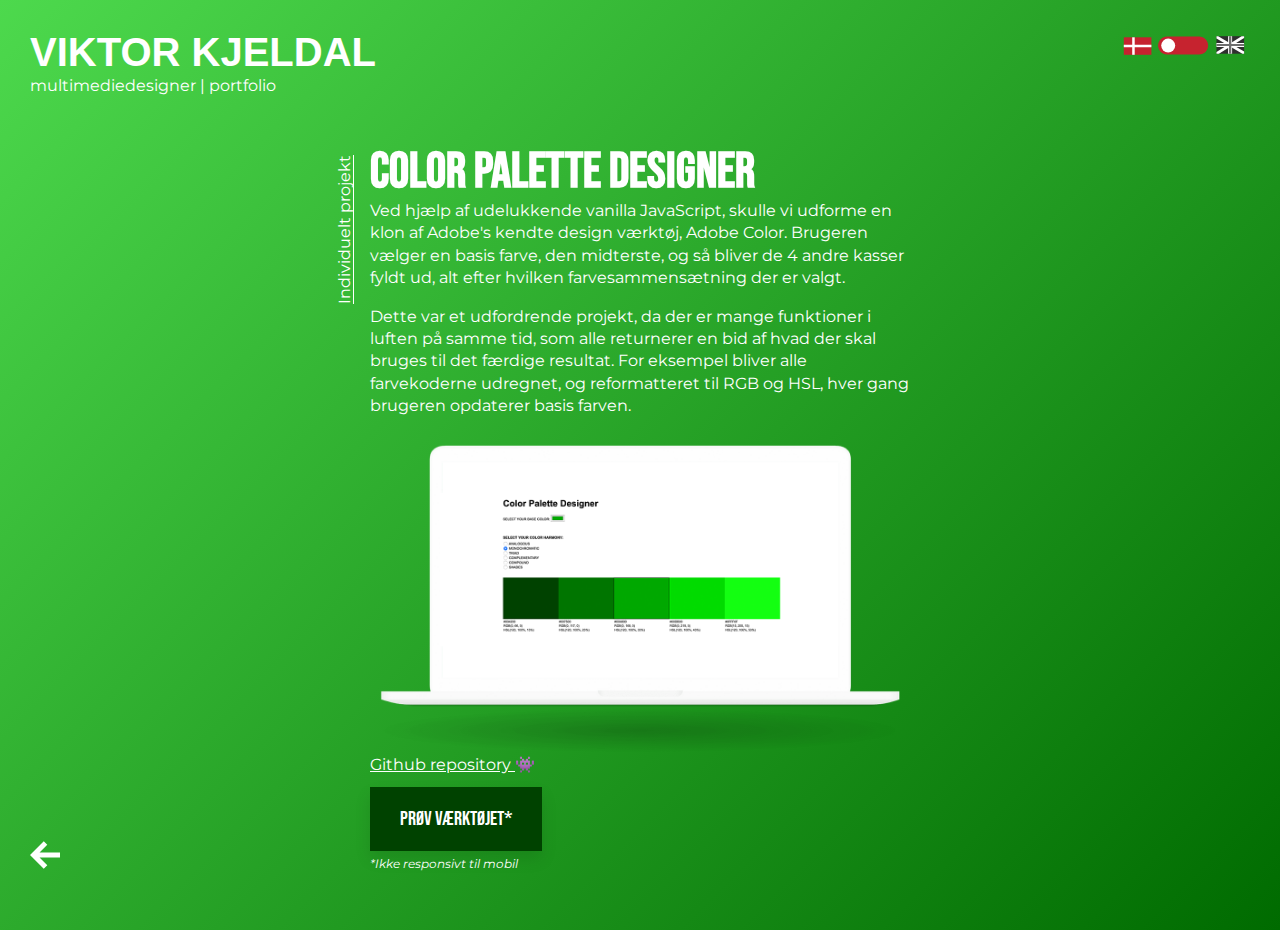
<file: projects/color-palette.html>
<!DOCTYPE html>
<html lang="da">

<head>
    <!-- Global site tag (gtag.js) - Google Analytics -->
    <script async src="https://www.googletagmanager.com/gtag/js?id=UA-138507972-1"></script>
    <script>
        window.dataLayer = window.dataLayer || [];

        function gtag() {
            dataLayer.push(arguments);
        }
        gtag('js', new Date());

        gtag('config', 'UA-138507972-1');
    </script>

    <meta charset="utf-8">
    <meta name="viewport" content="width=device-width, initial-scale=1.0">

    <link rel="stylesheet" href="../css/style.css">
    <link href="https://fonts.googleapis.com/css?family=Bebas+Neue|Montserrat&display=swap" rel="stylesheet">

    <!-- SEO -->
    <title>Project | Color Palette Designer</title>
    <meta name="description"
        content="I'm Viktor, I'm studying multimedia design, I like coding and frontend design, this is my portfolio. This project is a JavaScript color palette designer.">
    <meta name="og:title" property="og:title" content="Project | Københavns Gokart Bane">
    <meta property="og:type" content="website">
    <meta property="og:url" content="https://viktorkjeldal.dk/projects/color-palette.html">
    <meta property="og:image" content="assets/colorpalette-single.png">
    <link rel="canonical" href="https://viktorkjeldal.dk/projects/color-palette.html">

    <!-- FAVICON -->
    <link rel="apple-touch-icon" sizes="180x180" href="../assets/favicon/apple-touch-icon.png">
    <link rel="icon" type="image/png" sizes="32x32" href="../assets/favicon/favicon-32x32.png">
    <link rel="icon" type="image/png" sizes="16x16" href="../assets/favicon/favicon-16x16.png">
    <link rel="manifest" href="../assets/favicon/site.webmanifest">
    <link rel="mask-icon" href="../assets/favicon/safari-pinned-tab.svg" color="#5bbad5">
    <meta name="msapplication-TileColor" content="#da532c">
    <meta name="theme-color" content="#ffffff">
</head>

<body id="colorpalette" class="project_body">
    <header>
        <a href="https://viktorkjeldal.dk/">
            <div>
                <h1>VIKTOR KJELDAL</h1>
                <p>multimediadesign student</p>
            </div>
        </a>
        <div id="switch">

        </div>
    </header>
    <main>
        <section class="project_wrap">
            <article class="project_content">
                <h1>COLOR PALETTE DESIGNER</h1>
                <p class="small"></p>
                <p></p>
                <p></p>
                <figure class="mobile_img">
                    <img src="../assets/colorpalette-single.png" alt="">
                </figure>
                <a href="https://github.com/vikt5485/colorPalette" target="_blank">Github
                    repository </a><span>👾</span><br><br>
                <a href="https://vikt5485.github.io/colorPalette/" target="_blank" class="button"></a>
                <p></p>
            </article>
            <div class="arrows">
                <a href="plastik-helvede.html">
                    <div class="prev">
                        <img src="../assets/left-arrow.svg" alt="">
                    </div>
                </a>
            </div>
        </section>
    </main>
    <footer>
        <a href="plastik-helvede.html">
            <div class="prev">
                <img src="../assets/left-arrow.svg" alt="">
            </div>
        </a>
    </footer>
    <script src="../js/main.js"></script>
    <script src="../js/colorpalette.js"></script>
</body>

</html>
</file>
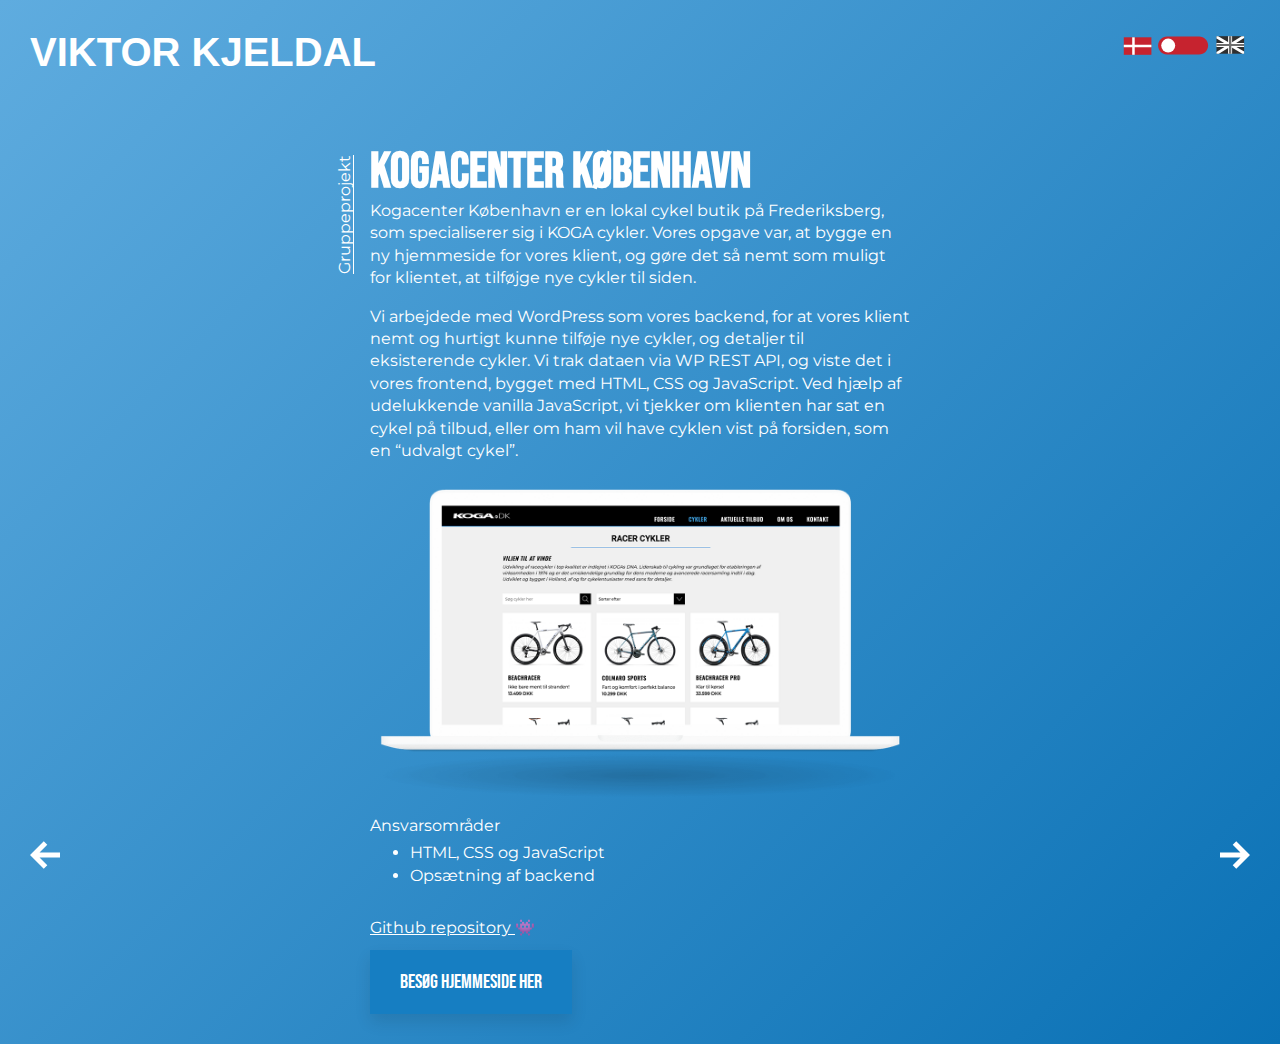
<file: projects/koga-kbh.html>
<!DOCTYPE html>
<html lang="da">

<head>
    <!-- Global site tag (gtag.js) - Google Analytics -->
    <script async src="https://www.googletagmanager.com/gtag/js?id=UA-138507972-1"></script>
    <script>
        window.dataLayer = window.dataLayer || [];

        function gtag() {
            dataLayer.push(arguments);
        }
        gtag('js', new Date());

        gtag('config', 'UA-138507972-1');
    </script>

    <meta charset="utf-8">
    <meta name="viewport" content="width=device-width, initial-scale=1.0">

    <link rel="stylesheet" href="../css/style.css">
    <link href="https://fonts.googleapis.com/css?family=Bebas+Neue|Montserrat&display=swap" rel="stylesheet">

    <!-- SEO -->
    <title>Project | Kogacenter København</title>
    <meta name="description"
        content="I'm Viktor, I'm studying multimedia design, I like coding and frontend design, this is my portfolio. This project is a case I did for Kogacenter København.">
    <meta name="og:title" property="og:title" content="PROJECT | KOGACENTER KØBENHAVN">
    <meta property="og:type" content="website">
    <meta property="og:url" content="https://viktorkjeldal.dk/projects/koga-kbh.html">
    <meta property="og:image" content="assets/koga-com.png">
    <link rel="canonical" href="https://viktorkjeldal.dk/projects/koga-kbh.html">

    <!-- FAVICON -->
    <link rel="apple-touch-icon" sizes="180x180" href="../assets/favicon/apple-touch-icon.png">
    <link rel="icon" type="image/png" sizes="32x32" href="../assets/favicon/favicon-32x32.png">
    <link rel="icon" type="image/png" sizes="16x16" href="../assets/favicon/favicon-16x16.png">
    <link rel="manifest" href="../assets/favicon/site.webmanifest">
    <link rel="mask-icon" href="../assets/favicon/safari-pinned-tab.svg" color="#5bbad5">
    <meta name="msapplication-TileColor" content="#da532c">
    <meta name="theme-color" content="#ffffff">
</head>

<body id="kogakbh" class="project_body">
    <header>
        <a href="https://viktorkjeldal.dk/">
            <div>
                <h1>VIKTOR KJELDAL</h1>
                <p></p>
            </div>
        </a>
        <div id="switch">

        </div>
    </header>
    <main>
        <section class="project_wrap">
            <article class="project_content">
                <h1>KOGACENTER KØBENHAVN</h1>
                <p class="small"></p>
                <p></p>
                <p></p>
                <figure class="mobile_img">
                    <img src="../assets/koga-single.png" alt="">
                </figure>
                <p></p>
                <ul>
                    <li></li>
                    <li></li>
                </ul>
                <a href="https://github.com/vikt5485/kogacenter_cph" target="_blank">Github
                    repository </a><span>👾</span><br><br>
                <a href="https://viktorkjeldal.dk/kea/2sem/kogacenter_cph/index.html" target="_blank"
                    class="button"></a>
            </article>
            <div class="arrows">
                <a href="lisa-fosmark.html">
                    <div class="prev">
                        <img src="../assets/left-arrow.svg" alt="">
                    </div>
                </a>
                <a href="plastik-helvede.html">
                    <div class="next">
                        <img src="../assets/right-arrow.svg" alt="">
                    </div>
                </a>
            </div>
        </section>
    </main>
    <footer>
        <a href="lisa-fosmark.html">
            <div class="prev">
                <img src="../assets/left-arrow.svg" alt="">
            </div>
        </a>
        <a href="plastik-helvede.html">
            <div class="next">
                <img src="../assets/right-arrow.svg" alt="">
            </div>
        </a>
    </footer>
    <script src="../js/main.js"></script>
    <script src="../js/koga.js"></script>
</body>

</html>
</file>
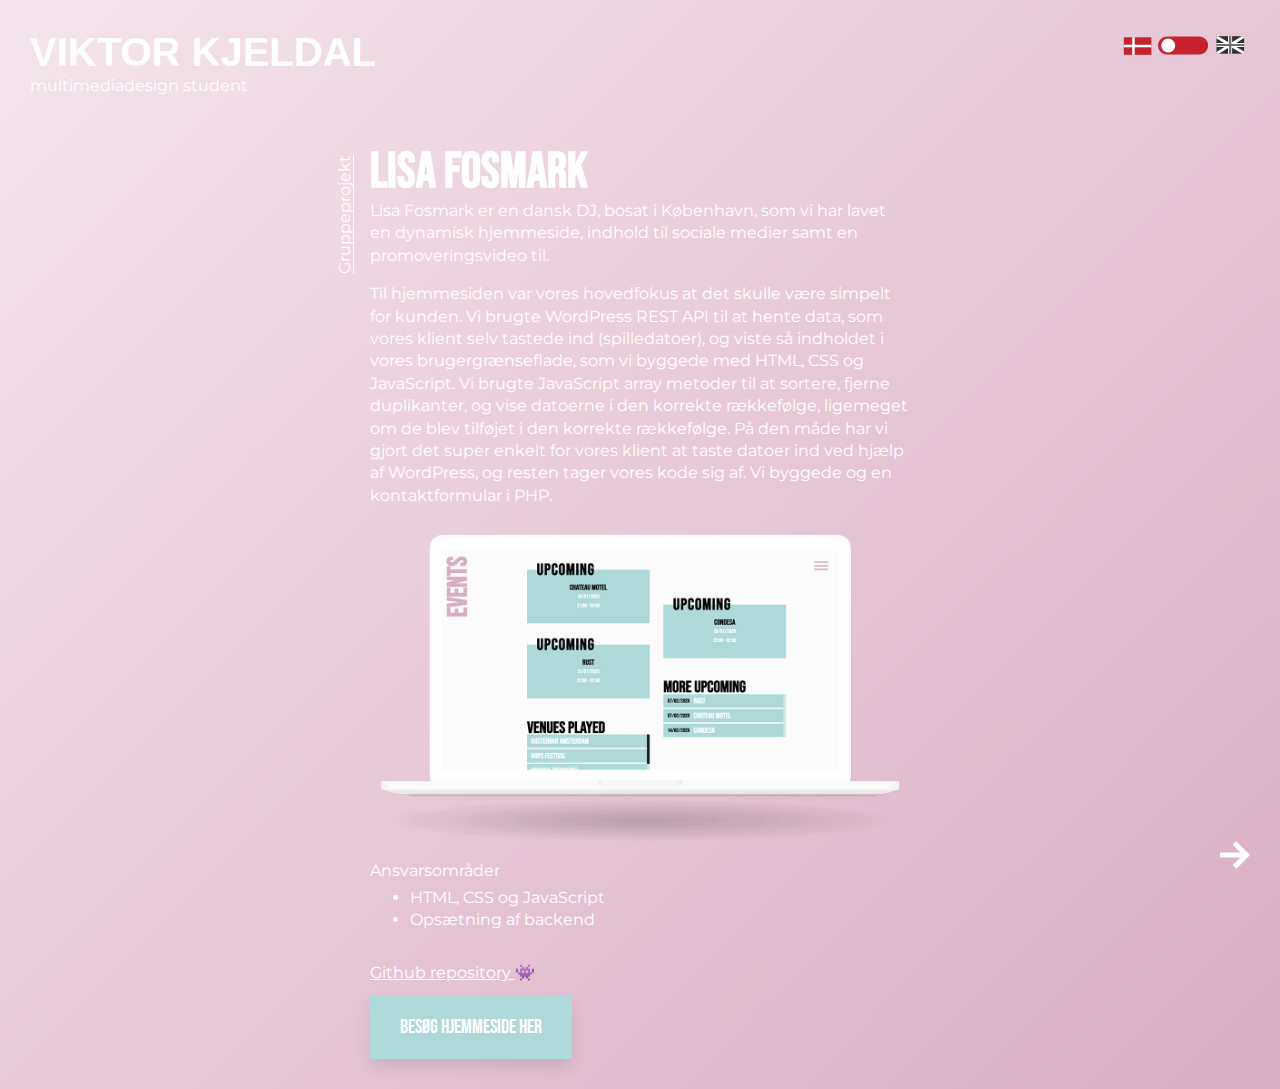
<file: projects/lisa-fosmark.html>
<!DOCTYPE html>
<html lang="da">

<head>
    <!-- Global site tag (gtag.js) - Google Analytics -->
    <script async src="https://www.googletagmanager.com/gtag/js?id=UA-138507972-1"></script>
    <script>
        window.dataLayer = window.dataLayer || [];

        function gtag() {
            dataLayer.push(arguments);
        }
        gtag('js', new Date());

        gtag('config', 'UA-138507972-1');
    </script>

    <meta charset="utf-8">
    <meta name="viewport" content="width=device-width, initial-scale=1.0">

    <link rel="stylesheet" href="../css/style.css">
    <link href="https://fonts.googleapis.com/css?family=Bebas+Neue|Montserrat&display=swap" rel="stylesheet">

    <!-- SEO -->
    <title>Project | Lisa Fosmark</title>
    <meta name="description"
        content="I'm Viktor, I'm studying multimedia design, I like coding and frontend design, this is my portfolio. This project is a case I did for Lisa Fosmark.">
    <meta name="og:title" property="og:title" content="Project | Lisa Fosmark">
    <meta property="og:type" content="website">
    <meta property="og:url" content="https://viktorkjeldal.dk/projects/lisa-fosmark.html">
    <meta property="og:image" content="assets/lisa-com.png">
    <link rel="canonical" href="https://viktorkjeldal.dk/projects/lisa-fosmark.html">

    <!-- FAVICON -->
    <link rel="apple-touch-icon" sizes="180x180" href="../assets/favicon/apple-touch-icon.png">
    <link rel="icon" type="image/png" sizes="32x32" href="../assets/favicon/favicon-32x32.png">
    <link rel="icon" type="image/png" sizes="16x16" href="../assets/favicon/favicon-16x16.png">
    <link rel="manifest" href="../assets/favicon/site.webmanifest">
    <link rel="mask-icon" href="../assets/favicon/safari-pinned-tab.svg" color="#5bbad5">
    <meta name="msapplication-TileColor" content="#da532c">
    <meta name="theme-color" content="#ffffff">
</head>

<body id="lisafosmark" class="project_body">
    <header>
        <a href="https://viktorkjeldal.dk/">
            <div>
                <h1>VIKTOR KJELDAL</h1>
                <p>multimediadesign student</p>
            </div>
        </a>
        <div id="switch">

        </div>
    </header>
    <main>
        <section class="project_wrap">
            <article class="project_content">
                <h1>LISA FOSMARK</h1>
                <p class="small"></p>
                <p></p>
                <p></p>
                <figure>
                    <img src="../assets/lisa-single.png" alt="">
                </figure>
                <p></p>
                <ul>
                    <li></li>
                    <li></li>
                </ul>
                <a href="https://github.com/vikt5485/lisa-fosmark" target="_blank">Github
                    repository </a><span>👾</span><br><br>
                <a href="https://viktorkjeldal.dk/kea/2sem/lisafosmark/index.html" target="_blank" class="button"></a>
            </article>
            <div class="arrows">
                <a href="koga-kbh.html">
                    <div class="next">
                        <img src="../assets/right-arrow.svg" alt="">
                    </div>
                </a>
            </div>
        </section>
    </main>
    <footer>
        <a href="koga-kbh.html">
            <div class="next">
                <img src="../assets/right-arrow.svg" alt="">
            </div>
        </a>
    </footer>
    <script src="../js/main.js"></script>
    <script src="../js/lisa.js"></script>
</body>

</html>
</file>
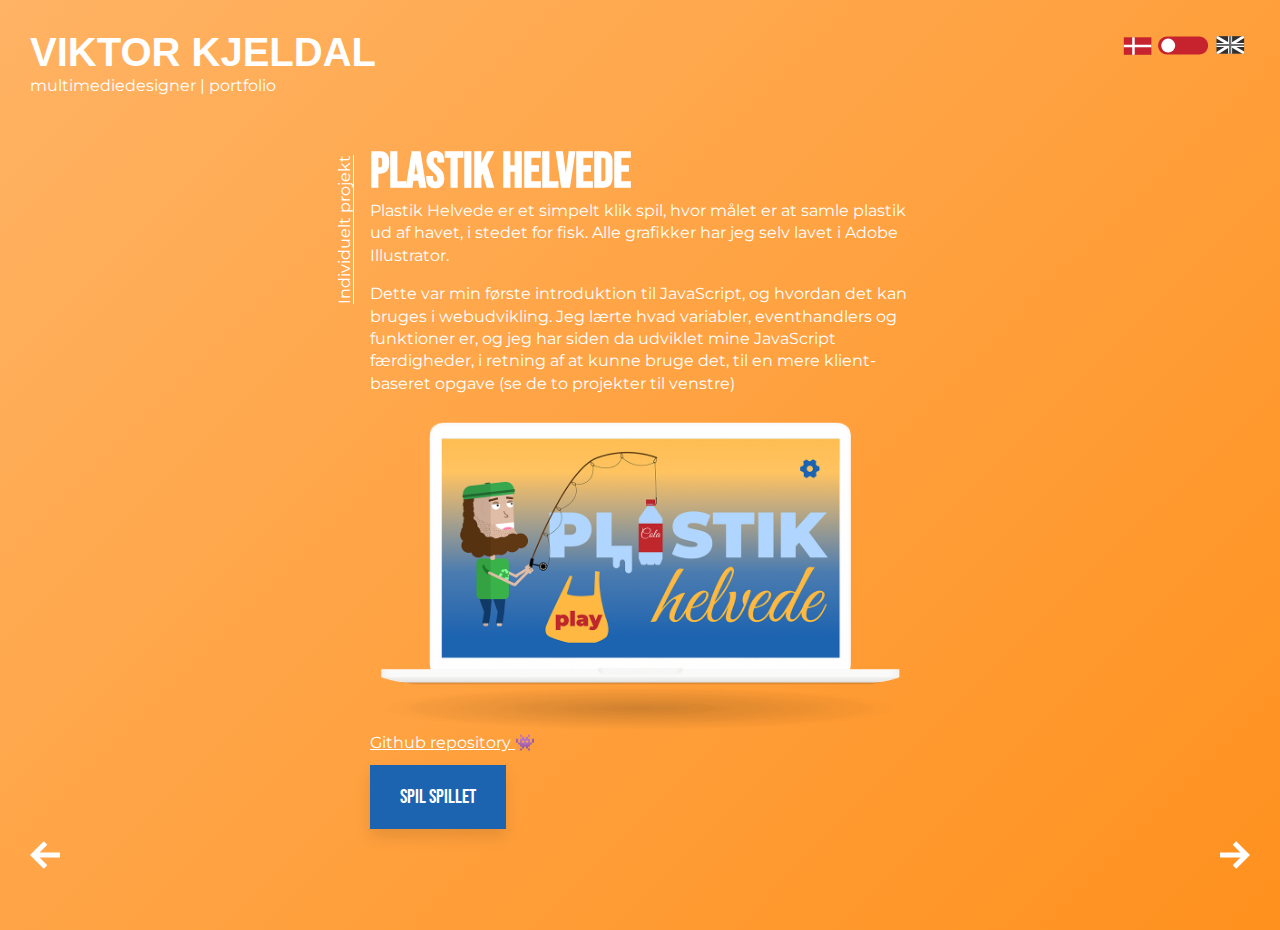
<file: projects/plastik-helvede.html>
<!DOCTYPE html>
<html lang="da">

<head>
    <!-- Global site tag (gtag.js) - Google Analytics -->
    <script async src="https://www.googletagmanager.com/gtag/js?id=UA-138507972-1"></script>
    <script>
        window.dataLayer = window.dataLayer || [];

        function gtag() {
            dataLayer.push(arguments);
        }
        gtag('js', new Date());

        gtag('config', 'UA-138507972-1');
    </script>

    <meta charset="utf-8">
    <meta name="viewport" content="width=device-width, initial-scale=1.0">

    <link rel="stylesheet" href="../css/style.css">
    <link href="https://fonts.googleapis.com/css?family=Bebas+Neue|Montserrat&display=swap" rel="stylesheet">

    <!-- SEO -->
    <title>Project | Plastik Helvede</title>
    <meta name="description"
        content="I'm Viktor, I'm studying multimedia design, I like coding and frontend design, this is my portfolio. This project is a simple click game called Plastik Helvede.">
    <meta name="og:title" property="og:title" content="Project | Plastik Helvede">
    <meta property="og:type" content="website">
    <meta property="og:url" content="https://viktorkjeldal.dk/projects/plastik-helvede.html">
    <meta property="og:image" content="assets/ani-com.png">
    <link rel="canonical" href="https://viktorkjeldal.dk/projects/plastik-helvede.html">

    <!-- FAVICON -->
    <link rel="apple-touch-icon" sizes="180x180" href="../assets/favicon/apple-touch-icon.png">
    <link rel="icon" type="image/png" sizes="32x32" href="../assets/favicon/favicon-32x32.png">
    <link rel="icon" type="image/png" sizes="16x16" href="../assets/favicon/favicon-16x16.png">
    <link rel="manifest" href="../assets/favicon/site.webmanifest">
    <link rel="mask-icon" href="../assets/favicon/safari-pinned-tab.svg" color="#5bbad5">
    <meta name="msapplication-TileColor" content="#da532c">
    <meta name="theme-color" content="#ffffff">
</head>

<body id="plastikhelvede" class="project_body">
    <header>
        <a href="https://viktorkjeldal.dk/">
            <div>
                <h1>VIKTOR KJELDAL</h1>
                <p>multimediadesign student</p>
            </div>
        </a>
        <div id="switch">

        </div>
    </header>
    <main>
        <section class="project_wrap">
            <article class="project_content">
                <h1>PLASTIK HELVEDE</h1>
                <p class="small"></p>
                <p></p>
                <p></p>
                <figure class="mobile_img">
                    <img src="../assets/ani-single.png" alt="">
                </figure>
                <a href="https://github.com/vikt5485/plastik-helvede" target="_blank">Github
                    repository </a><span>👾</span><br><br>
                <a href="https://viktorkjeldal.dk/kea/1sem/plastik-helvede/index.html" target="_blank"
                    class="button"></a>
            </article>
            <div class="arrows">
                <a href="koga-kbh.html">
                    <div class="prev">
                        <img src="../assets/left-arrow.svg" alt="">
                    </div>
                </a>
                <a href="color-palette.html">
                    <div class="next">
                        <img src="../assets/right-arrow.svg" alt="">
                    </div>
                </a>
            </div>
        </section>
    </main>
    <footer>
        <a href="koga-kbh.html">
            <div class="prev">
                <img src="../assets/left-arrow.svg" alt="">
            </div>
        </a>
        <a href="color-palette.html">
            <div class="next">
                <img src="../assets/right-arrow.svg" alt="">
            </div>
        </a>
    </footer>
    <script src="../js/main.js"></script>
    <script src="../js/plastic.js"></script>
</body>

</html>
</file>
<file: css/style.css>
* {
  -webkit-box-sizing: border-box;
          box-sizing: border-box;
  scroll-behavior: smooth;
}

@font-face {
  font-family: "Kessel105W00-Heavy";
  src: url("https://db.onlinewebfonts.com/t/a4e24046589265a6c5f9cacbf95f8519.eot");
  /* IE9*/
  src: url("https://db.onlinewebfonts.com/t/a4e24046589265a6c5f9cacbf95f8519.eot?#iefix") format("embedded-opentype"), url("https://db.onlinewebfonts.com/t/a4e24046589265a6c5f9cacbf95f8519.woff2") format("woff2"), url("https://db.onlinewebfonts.com/t/a4e24046589265a6c5f9cacbf95f8519.woff") format("woff"), url("https://db.onlinewebfonts.com/t/a4e24046589265a6c5f9cacbf95f8519.ttf") format("truetype"), url("https://db.onlinewebfonts.com/t/a4e24046589265a6c5f9cacbf95f8519.svg#Kessel105W00-Heavy") format("svg");
  /* iOS 4.1- */
}

html {
  font-size: 62.5%;
}

html figure {
  margin: 0;
  padding: 0;
}

body {
  margin: 0;
  background-color: black;
}

body h1 {
  font-size: 5rem;
  font-family: "Bebas Neue", sans-serif;
  margin: 0;
  color: white;
  letter-spacing: -3px;
}

@media (min-width: 500px) {
  body h1 {
    letter-spacing: 0px;
  }
}

body h2 {
  letter-spacing: -3px;
}

@media (min-width: 500px) {
  body h2 {
    letter-spacing: 0px;
  }
}

body p,
body ul > li,
body span {
  font-size: 1.6rem;
  font-family: "Montserrat", sans-serif;
  color: white;
  line-height: 1.4;
}

body header {
  height: 100vh;
  width: 100%;
  position: relative;
  top: 0;
  display: -webkit-box;
  display: -ms-flexbox;
  display: flex;
  -webkit-box-pack: center;
      -ms-flex-pack: center;
          justify-content: center;
  -webkit-box-align: center;
      -ms-flex-align: center;
          align-items: center;
}

body header a div {
  position: absolute;
  top: 30px;
  left: 30px;
  color: white;
}

body header a div h1 {
  font-family: "Kessel105W00-Heavy", sans-serif;
  font-size: 3rem;
  margin: 0;
}

@media (min-width: 800px) {
  body header a div h1 {
    font-size: 4rem;
  }
}

body header a div p {
  font-size: 1.6rem;
  margin: 0;
}

body header nav {
  display: -ms-grid;
  display: grid;
}

body header nav a {
  font-size: 8rem;
  text-align: center;
  text-decoration: none;
  font-family: "Bebas Neue", sans-serif;
  width: -webkit-fit-content;
  width: -moz-fit-content;
  width: fit-content;
  color: #02684C;
  -webkit-animation-duration: 3s;
          animation-duration: 3s;
  -webkit-animation-name: color_change;
          animation-name: color_change;
  -webkit-animation-iteration-count: infinite;
          animation-iteration-count: infinite;
  -webkit-animation-direction: alternate;
          animation-direction: alternate;
}

body header nav a:nth-child(2) {
  -webkit-animation-delay: 0.5s;
          animation-delay: 0.5s;
}

body header nav a:nth-child(3) {
  -webkit-animation-delay: 1s;
          animation-delay: 1s;
}

body header nav a:nth-child(4) {
  -webkit-animation-delay: 1.5s;
          animation-delay: 1.5s;
}

@-webkit-keyframes color_change {
  0% {
    color: #02684C;
  }
  100% {
    color: #3AB594;
  }
}

@keyframes color_change {
  0% {
    color: #02684C;
  }
  100% {
    color: #3AB594;
  }
}

body header nav a:hover {
  color: orange;
  -webkit-text-fill-color: transparent;
  -webkit-text-stroke-width: 1px;
  -webkit-text-stroke-color: orange;
}

@media (min-width: 800px) {
  body header nav {
    -webkit-transform: rotate(-90deg);
            transform: rotate(-90deg);
  }
  body header nav a {
    font-size: 15rem;
  }
}

body header #switch {
  position: absolute;
  top: 30px;
  right: 30px;
  width: 30px;
}

@media (min-width: 500px) {
  body header #switch {
    width: 130px;
  }
}

body header #switch #switcher {
  cursor: pointer;
  -webkit-transform: rotate(90deg) translateX(-5px) translateY(-31px);
          transform: rotate(90deg) translateX(-5px) translateY(-31px);
}

@media (min-width: 500px) {
  body header #switch #switcher {
    -webkit-transform: rotate(0) translateX(0) translateY(0);
            transform: rotate(0) translateX(0) translateY(0);
  }
}

body header #switch #danish {
  -webkit-transform: translateX(-3px);
          transform: translateX(-3px);
}

@media (min-width: 500px) {
  body header #switch #danish {
    -webkit-transform: translateX(0);
            transform: translateX(0);
  }
}

body header #switch #english {
  -webkit-transform: translateY(85px) translateX(-95px);
          transform: translateY(85px) translateX(-95px);
}

@media (min-width: 500px) {
  body header #switch #english {
    -webkit-transform: translateX(0) translateY(0);
            transform: translateX(0) translateY(0);
  }
}

body header .en #switcher #ball {
  -webkit-transform: translateX(30px);
          transform: translateX(30px);
}

body header .en #switcher #background path {
  fill: #1D257D;
}

body header .en #danish .st0 {
  fill: #686868;
}

body header .en #english rect.st2 {
  fill: #1D257D;
}

body header .en #english rect.st3 {
  fill: #D0252A;
}

body header .da #switcher #ball {
  -webkit-transform: translateX(0px);
          transform: translateX(0px);
}

body header .da #switcher #background path {
  fill: #C6232F;
}

body header .da #danish .st0 {
  fill: #C6232F;
}

body header .da #english rect.st2 {
  fill: #2f2f2f;
}

body header .da #english rect.st3 {
  fill: #6e6e6e;
}

body main #projects {
  display: -ms-grid;
  display: grid;
  -ms-flex-line-pack: center;
      align-content: center;
  justify-items: center;
  -ms-grid-columns: 1fr;
      grid-template-columns: 1fr;
  width: 100%;
  position: relative;
  grid-gap: 30px;
  max-width: 1200px;
  margin: 0 auto;
  padding: 0 30px;
}

@media (min-width: 800px) {
  body main #projects {
    -ms-grid-columns: (1fr)[2];
        grid-template-columns: repeat(2, 1fr);
  }
}

body main #projects h1 {
  position: absolute;
  top: 0;
  left: 30px;
}

body main #projects .project {
  width: 100%;
  height: 400px;
  background-color: #02684C;
  -webkit-transition: 0.3s all;
  transition: 0.3s all;
  display: -webkit-box;
  display: -ms-flexbox;
  display: flex;
  -webkit-box-pack: center;
      -ms-flex-pack: center;
          justify-content: center;
  position: relative;
  cursor: pointer;
}

body main #projects .project figure {
  margin: 0;
  padding: 0;
  display: -webkit-box;
  display: -ms-flexbox;
  display: flex;
  -webkit-box-pack: center;
      -ms-flex-pack: center;
          justify-content: center;
  margin: auto;
  max-width: 85%;
  height: initial;
}

body main #projects .project figure img {
  width: 100%;
  height: 100%;
}

body main #projects .project .overlay {
  position: absolute;
  top: 0;
  left: 0;
  width: 100%;
  height: 100%;
  opacity: 0;
  -webkit-transition: 0.4s all;
  transition: 0.4s all;
}

body main #projects .project .overlay_bg {
  position: absolute;
  top: 0;
  left: 0;
  width: 100%;
  height: 100%;
  opacity: 0.8;
}

body main #projects .project .overlay_content {
  position: absolute;
  top: 0;
  left: 0;
  width: 100%;
  height: 100%;
  opacity: 1;
  -webkit-transition: 0.4s all;
  transition: 0.4s all;
  z-index: 10;
  display: -webkit-box;
  display: -ms-flexbox;
  display: flex;
  -webkit-box-pack: center;
      -ms-flex-pack: center;
          justify-content: center;
  -webkit-box-align: center;
      -ms-flex-align: center;
          align-items: center;
  -webkit-box-orient: vertical;
  -webkit-box-direction: normal;
      -ms-flex-direction: column;
          flex-direction: column;
}

body main #projects .project .overlay_content h2 {
  color: white;
  font-size: 3rem;
  font-family: "Bebas Neue", sans-serif;
  margin: 0;
}

@media (min-width: 500px) {
  body main #projects .project .overlay_content h2 {
    font-size: 5rem;
  }
}

body main #projects .project .overlay_content p {
  color: white;
  font-size: 1.6rem;
  font-family: "Montserrat", sans-serif;
  margin: 0;
  text-align: center;
}

body main #projects .project .overlay:hover {
  opacity: 1;
}

body main #projects .project:hover {
  -webkit-transform: translateY(-10px);
          transform: translateY(-10px);
}

body main #projects .project_1 {
  background: linear-gradient(315deg, #0a71b5 0%, #d9adc3 0%, #f4e5ec 100%);
  margin-top: 75px;
}

body main #projects .project_1 .overlay .overlay_bg {
  background: linear-gradient(315deg, #0a71b5 0%, #d9adc3 0%, #f4e5ec 100%);
}

body main #projects .project_2 {
  background: linear-gradient(315deg, #0a71b5 0%, #0a71b5 0%, #5facdf 100%);
}

@media (min-width: 800px) {
  body main #projects .project_2 {
    margin-top: 75px;
  }
}

body main #projects .project_2 .overlay .overlay_bg {
  background: linear-gradient(315deg, #0a71b5 0%, #0a71b5 0%, #5facdf 100%);
}

body main #projects .project_3 {
  background: linear-gradient(315deg, #0a71b5 0%, #ff911e 0%, #ffb364 100%);
}

body main #projects .project_3 .overlay .overlay_bg {
  background: linear-gradient(315deg, #0a71b5 0%, #ff911e 0%, #ffb364 100%);
}

body main #projects .project_4 {
  background: linear-gradient(315deg, #006b00 0%, #4dd94d 100%);
}

body main #projects .project_4 .overlay .overlay_bg {
  background: linear-gradient(315deg, #006b00 0%, #4dd94d 100%);
}

body main #projects a:nth-child(2) {
  -ms-grid-column: 1;
  grid-column: 1;
}

body main #me {
  height: 1000px;
}

body main #about {
  padding: 30px;
  max-width: 800px;
  margin: auto;
  margin-top: 100px;
}

@media (min-width: 800px) {
  body main #about #about_wrap {
    display: -ms-grid;
    display: grid;
    -ms-grid-columns: 1fr 1fr;
        grid-template-columns: 1fr 1fr;
    grid-gap: 30px;
  }
}

body main #about #about_wrap div > p:nth-child(4) {
  margin-bottom: 0;
}

body main #about ul {
  margin-top: 5px;
  margin-bottom: 16px;
}

body main #about .button {
  padding: 20px 30px;
  font-family: "Bebas Neue", sans-serif;
  font-size: 2rem;
  color: white;
  text-decoration: none;
  display: inline-block;
  -webkit-box-shadow: 0px 8px 15px rgba(0, 0, 0, 0.1);
          box-shadow: 0px 8px 15px rgba(0, 0, 0, 0.1);
  -webkit-transition: 0.2s all;
  transition: 0.2s all;
  background-color: #02684C;
}

body main #about .button:hover {
  -webkit-transform: translateY(-3px);
          transform: translateY(-3px);
  color: white;
}

body main #about img {
  max-width: 400px;
  width: 100%;
  margin-top: 30px;
  -webkit-transition: 0.1s all;
  transition: 0.1s all;
  border-radius: 50%;
  -ms-flex-item-align: center;
      -ms-grid-row-align: center;
      align-self: center;
  border: 3px solid #02684C;
}

@media (min-width: 800px) {
  body main #about img {
    margin-top: 0;
  }
}

body main #about #contact {
  margin: 50px 0;
}

body main #about #contact h1 {
  margin-bottom: 16px;
}

body main #about #contact a {
  font-size: 1.6rem;
  font-family: "Montserrat", sans-serif;
  color: white;
  line-height: 1.4;
  margin-bottom: 30px;
}

body main #about #contact a #linkedin {
  margin-top: 1em;
  width: 65px;
  height: 65px;
  display: block;
  background-image: url(../social_media/linkedin_1.svg);
  background-size: 100%;
  -webkit-transition: 0.3s all;
  transition: 0.3s all;
}

body main #about #contact a #linkedin:hover {
  background-image: url(../social_media/linkedin_2.svg);
}

body main #about #contact a:hover {
  color: #02684C;
}

body #projects::-webkit-scrollbar {
  height: 0px;
}

.project_body {
  min-height: calc(100vh - 120px);
  height: 100%;
}

.project_body header {
  height: 120px;
  position: absolute;
}

@media (min-width: 1375px) {
  .project_body header {
    position: fixed;
  }
}

.project_body .project_wrap {
  padding: 0 30px;
  color: white;
  max-width: 600px;
  margin: 0 auto;
  margin-top: 150px;
}

.project_body .project_wrap h1 {
  font-size: 5rem;
  font-family: "Bebas Neue", sans-serif;
  margin: 0;
  line-height: 0.9;
}

.project_body .project_wrap p {
  font-size: 1.6rem;
  font-family: "Montserrat", sans-serif;
}

.project_body .project_wrap p:nth-child(3) {
  margin-top: 5px;
}

.project_body .project_wrap img {
  width: 100%;
}

.project_body .project_wrap .button {
  padding: 20px 30px;
  font-family: "Bebas Neue", sans-serif;
  font-size: 2rem;
  color: white;
  text-decoration: none;
  display: inline-block;
  -webkit-box-shadow: 0px 8px 15px rgba(0, 0, 0, 0.1);
          box-shadow: 0px 8px 15px rgba(0, 0, 0, 0.1);
  -webkit-transition: 0.2s all;
  transition: 0.2s all;
}

@media (min-width: 500px) {
  .project_body .project_wrap .button {
    margin-bottom: 30px;
  }
}

.project_body .project_wrap .button:hover {
  -webkit-transform: translateY(-3px);
          transform: translateY(-3px);
  color: white;
}

.project_body .project_wrap a {
  font-family: "Montserrat", sans-serif;
  font-size: 1.6rem;
  color: white;
}

.project_body .project_wrap .small {
  margin: 5px 0;
  font-size: 1.6rem;
  position: absolute;
  top: 150px;
  -webkit-writing-mode: vertical-rl;
      -ms-writing-mode: tb-rl;
          writing-mode: vertical-rl;
  -webkit-transform: rotate(180deg);
          transform: rotate(180deg);
  margin-left: -27px;
  text-decoration: underline;
}

@media (min-width: 500px) {
  .project_body .project_wrap .small {
    margin-left: -36px;
  }
}

.project_body .project_wrap p:nth-child(6) {
  margin-bottom: 0;
}

.project_body .project_wrap ul {
  margin-top: 5px;
  margin-bottom: 30px;
}

.project_body .project_wrap .arrows {
  display: -webkit-box;
  display: -ms-flexbox;
  display: flex;
  -webkit-box-pack: justify;
      -ms-flex-pack: justify;
          justify-content: space-between;
  margin: 30px 0;
  -ms-grid-column: 1;
  -ms-grid-column-span: 2;
  grid-column: 1/3;
}

.project_body .project_wrap .arrows a > div > img {
  width: 30px;
}

@media (min-width: 800px) {
  .project_body .project_wrap .arrows {
    display: none;
  }
}

footer {
  width: 100vw;
  position: absolute;
  bottom: 0;
  display: none;
}

@media (min-width: 800px) {
  footer {
    display: block;
  }
}

footer .prev,
footer .next {
  position: absolute;
  display: -webkit-box;
  display: -ms-flexbox;
  display: flex;
  bottom: 30px;
}

footer .prev img,
footer .next img {
  width: 30px;
}

footer .prev h3,
footer .next h3 {
  font-family: "Bebas Neue", sans-serif;
  font-size: 2rem;
  color: white;
}

footer .prev {
  left: 30px;
}

footer .next {
  right: 30px;
}

@media (min-width: 500px) {
  footer .prev,
  footer .next {
    position: fixed;
  }
}

#scroller {
  width: 50px;
  position: absolute;
  bottom: 50px;
  left: calc(50% - 25px);
  -webkit-transition: 0.5s;
  transition: 0.5s;
}

#scroll_ani {
  -webkit-animation: scroll 1s 4;
          animation: scroll 1s 4;
  -webkit-animation-delay: 0.5s;
          animation-delay: 0.5s;
  -webkit-animation-fill-mode: forwards;
          animation-fill-mode: forwards;
}

@-webkit-keyframes scroll {
  0% {
    cy: 8;
    opacity: 1;
  }
  60% {
    cy: 40;
    opacity: 0;
  }
  100% {
    cy: 40;
    opacity: 0;
  }
}

@keyframes scroll {
  0% {
    cy: 8;
    opacity: 1;
  }
  60% {
    cy: 40;
    opacity: 0;
  }
  100% {
    cy: 40;
    opacity: 0;
  }
}

#lisafosmark {
  background: linear-gradient(315deg, #0a71b5 0%, #d9adc3 0%, #f4e5ec 100%);
}

#lisafosmark main > section > div {
  -webkit-box-pack: end;
      -ms-flex-pack: end;
          justify-content: flex-end;
}

#lisafosmark .button {
  background-color: #ADD9D9;
}

#lisafosmark .button:hover {
  color: white;
}

#lisafosmark a:hover {
  color: #ADD9D9;
}

#kogakbh {
  background: linear-gradient(315deg, #0a71b5 0%, #0a71b5 0%, #5facdf 100%);
}

#kogakbh .button {
  background-color: #167EC2;
}

#kogakbh .button:hover {
  color: white;
}

#kogakbh a:hover {
  color: #167EC2;
}

#plastikhelvede {
  background: linear-gradient(315deg, #0a71b5 0%, #ff911e 0%, #ffb364 100%);
}

#plastikhelvede .button {
  background-color: #1C63B0;
}

#plastikhelvede .button:hover {
  color: white;
}

#plastikhelvede a:hover {
  color: #1C63B0;
}

#colorpalette {
  background: linear-gradient(315deg, #006b00 0%, #4dd94d 100%);
}

#colorpalette .button {
  background-color: #004200;
  margin-bottom: 0;
}

#colorpalette .button:hover {
  color: white;
}

#colorpalette a:hover {
  color: #004200;
}

#colorpalette main > section > article > p:nth-child(11) {
  margin-top: 5px;
  font-size: 1.2rem;
  font-style: italic;
  margin-bottom: 30px;
}
/*# sourceMappingURL=style.css.map */
</file>
